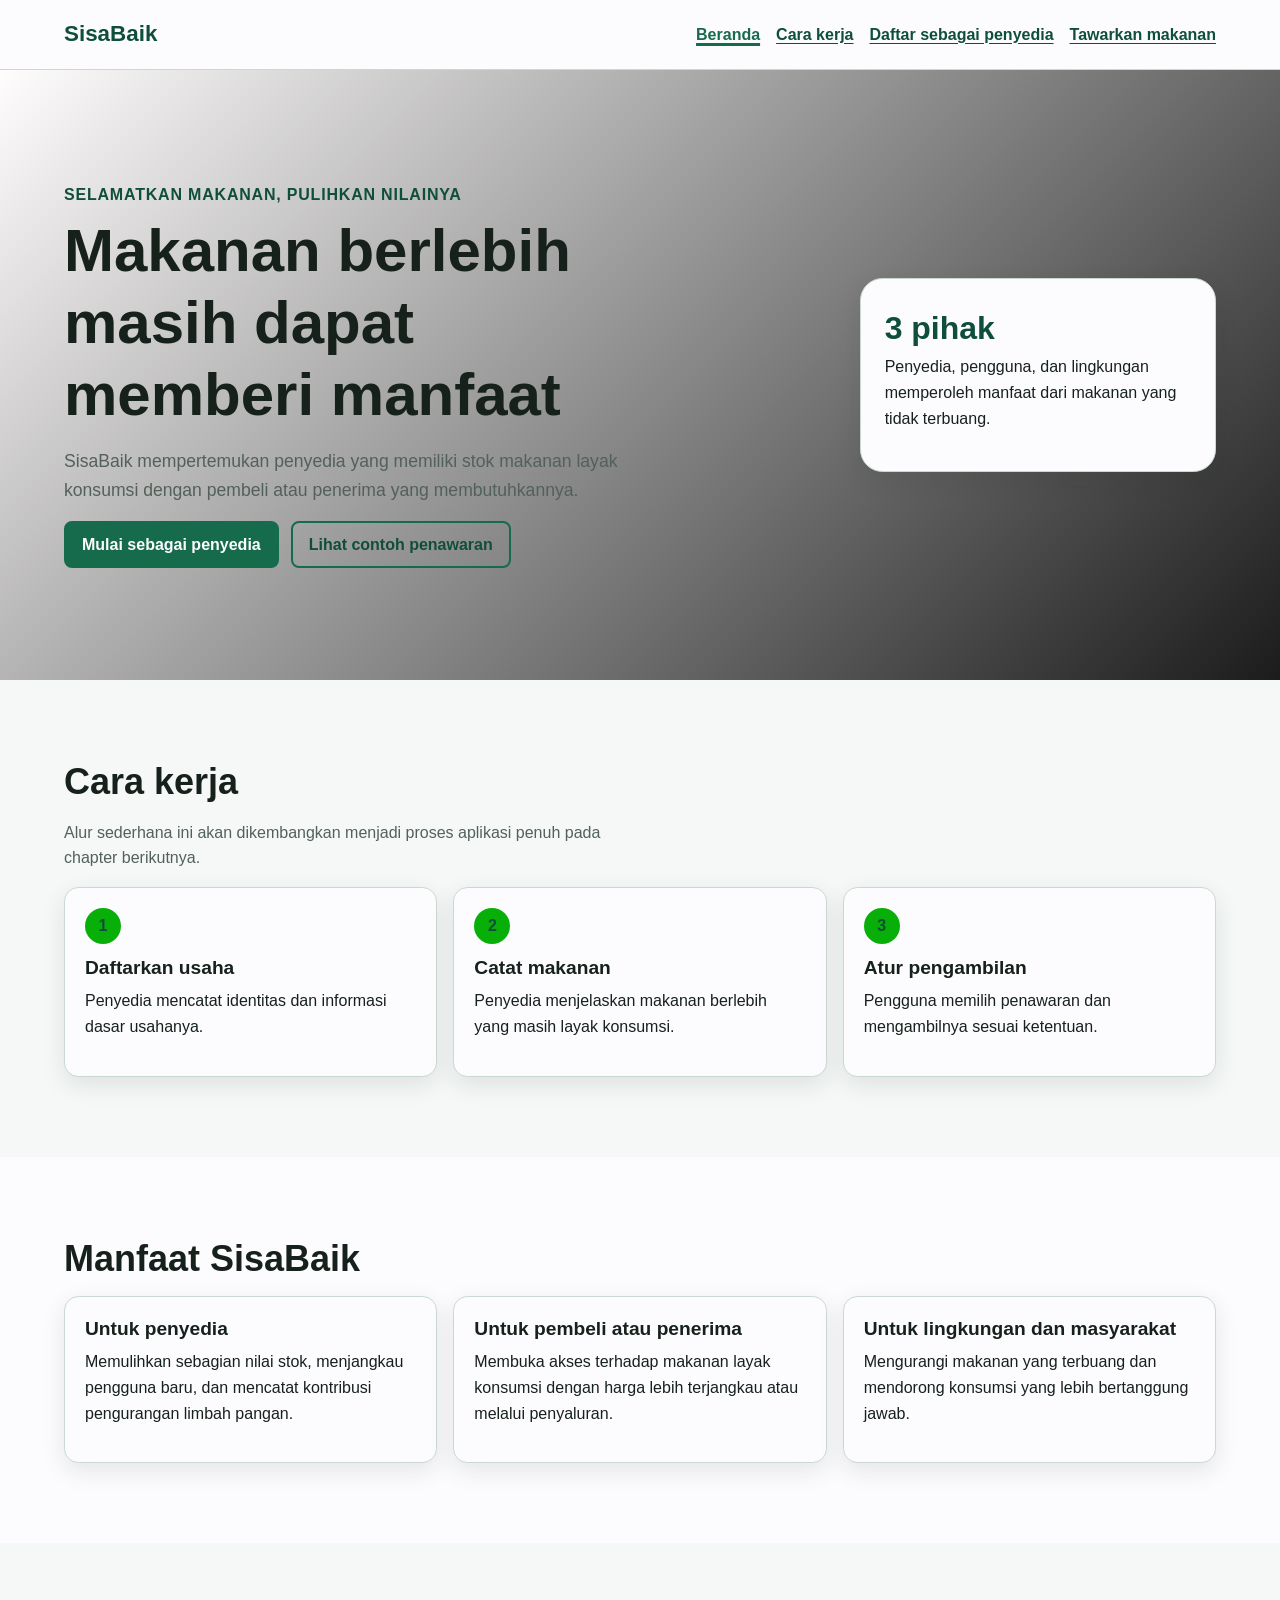
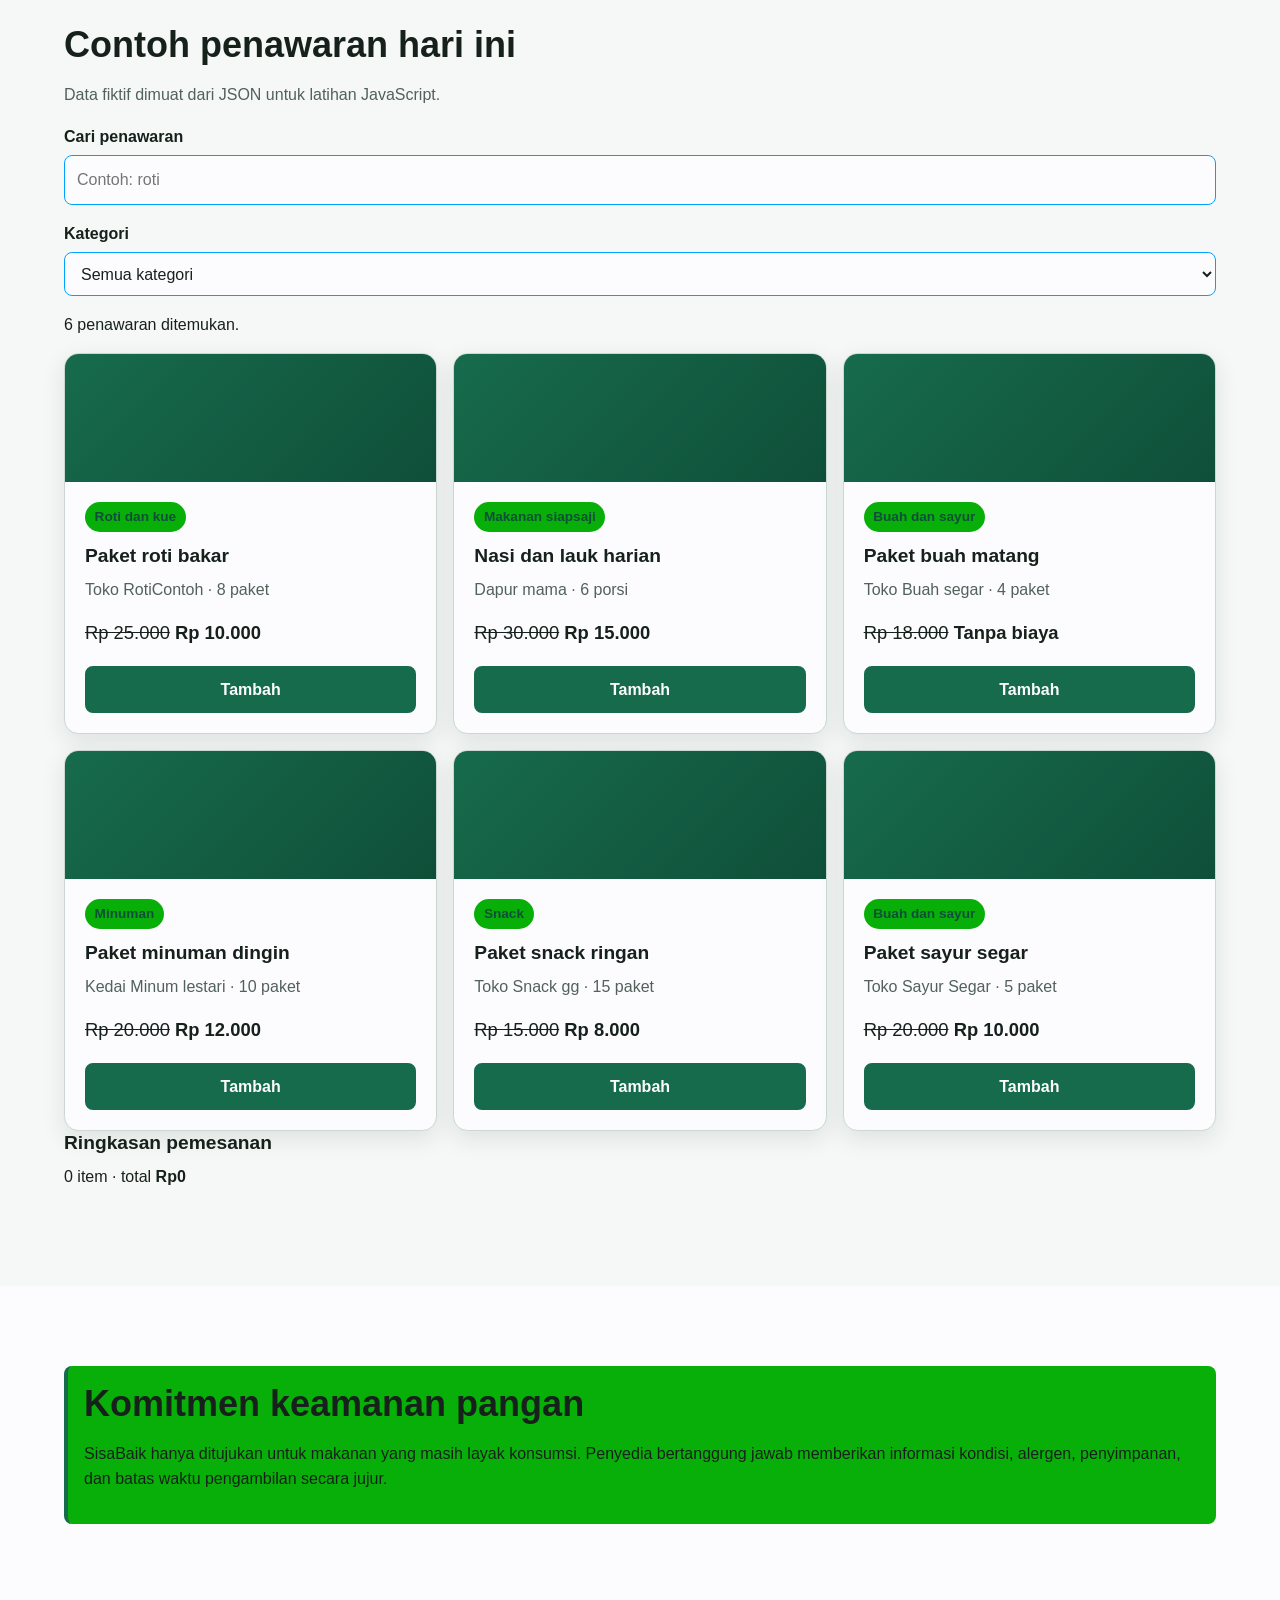
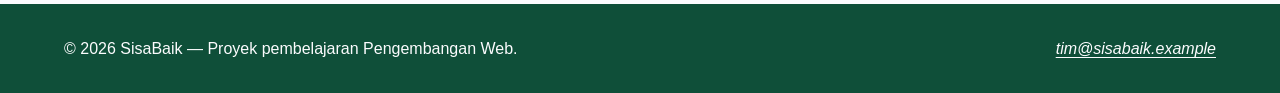
<file: index.html>
<!doctype html>
<html lang="id">
 <head>
    <script src="app.js" defer></script>
 <meta charset="utf-8">
 <meta name="viewport" content="width=device-width, initial-scale=1">
 <meta name="description" content="SisaBaik membantu penyedia menawarkan makanan berlebih agar tetap bernilai, 
terjangkau, dan tidak terbuang.">
 <title>Beranda | SisaBaik</title>
 <link rel="stylesheet" href="styles.css">
 <script src="app.js" defer></script>
 </head>
 <body>
 <a class="skip-link" href="#konten-utama">Lewati ke konten utama</a>
 <header class="site-header">
 <div class="container header-layout">
 <p class="brand">SisaBaik</p>
 <nav aria-label="Navigasi utama">
 <ul class="nav-list">
 <li><a href="index.html" aria-current="page">Beranda</a></li>
 <li><a href="#cara-kerja">Cara kerja</a></li>
 <li><a href="daftar-penyedia.html">Daftar sebagai penyedia</a></li>
 <li><a href="tawarkan-makanan.html">Tawarkan makanan</a></li>
 </ul>
 </nav>
 </div>
 </header>
 <main id="konten-utama" tabindex="-1">
 <section class="hero" aria-labelledby="judul-utama">
 <div class="container hero-layout">
 <div>
 <p class="eyebrow">Selamatkan makanan, pulihkan nilainya</p>
 <h1 id="judul-utama">Makanan berlebih masih dapat memberi manfaat</h1>
 <p class="lead">SisaBaik mempertemukan penyedia yang memiliki stok makanan layak konsumsi dengan pembeli 
atau penerima yang membutuhkannya.</p>
 <div class="button-group">
 <a class="button" href="daftar-penyedia.html">Mulai sebagai penyedia</a>
 <a class="button button-secondary" href="#penawaran-contoh">Lihat contoh penawaran</a>
</div>
 </div>
 <aside class="hero-panel" aria-label="Ringkasan manfaat SisaBaik">
 <strong>3 pihak</strong>
 <p>Penyedia, pengguna, dan lingkungan memperoleh manfaat dari makanan yang tidak terbuang.</p>
 </aside>
 </div>
 </section>
 <section class="section" id="cara-kerja" aria-labelledby="judul-cara-kerja">
 <div class="container">
 <h2 id="judul-cara-kerja">Cara kerja</h2>
 <p class="section-intro">Alur sederhana ini akan dikembangkan menjadi proses aplikasi penuh pada chapter 
berikutnya.</p>
 <div class="steps-grid">
 <article class="card">
 <span class="step-number" aria-hidden="true">1</span>
 <h3>Daftarkan usaha</h3>
 <p>Penyedia mencatat identitas dan informasi dasar usahanya.</p>
 </article>
 <article class="card">
 <span class="step-number" aria-hidden="true">2</span>
 <h3>Catat makanan</h3>
 <p>Penyedia menjelaskan makanan berlebih yang masih layak konsumsi.</p>
 </article>
 <article class="card">
 <span class="step-number" aria-hidden="true">3</span>
 <h3>Atur pengambilan</h3>
 <p>Pengguna memilih penawaran dan mengambilnya sesuai ketentuan.</p>
 </article>
 </div>
 </div>
 </section>
 <section class="section section-alt" aria-labelledby="judul-manfaat">
 <div class="container">
 <h2 id="judul-manfaat">Manfaat SisaBaik</h2>
<div class="benefit-grid">
 <article class="card">
 <h3>Untuk penyedia</h3>
 <p>Memulihkan sebagian nilai stok, menjangkau pengguna baru, dan mencatat kontribusi pengurangan limbah 
pangan.</p>
 </article>
 <article class="card">
 <h3>Untuk pembeli atau penerima</h3>
 <p>Membuka akses terhadap makanan layak konsumsi dengan harga lebih terjangkau atau melalui 
penyaluran.</p>
 </article>
 <article class="card">
 <h3>Untuk lingkungan dan masyarakat</h3>
 <p>Mengurangi makanan yang terbuang dan mendorong konsumsi yang lebih bertanggung jawab.</p>
 </article>
 </div>
 </div>
 </section>
 <section class="section" id="penawaran-contoh" aria-labelledby="judul-penawaran">
 <div class="container">
 <h2 id="judul-penawaran">Contoh penawaran hari ini</h2>
 <p class="section-intro">Data fiktif dimuat dari JSON untuk latihan JavaScript.</p>
 <form class="filter-panel" id="filter-form" role="search">
    <p>
    <label for="kata-kunci">Cari penawaran</label><br>
    <input id="kata-kunci" name="kata_kunci" type="search" placeholder="Contoh: roti">
</p>
<p>
    <label for="filter-kategori">Kategori</label><br>
    <select id="filter-kategori" name="kategori">
        <option value="semua">Semua kategori</option>
        <option value="makanan-siap-saji">Makanan siap saji</option>
        <option value="roti-kue">Roti dan kue</option>
        <option value="buah-sayur">Buah dan sayur</option>
    </select>
</p>
</form>
<p id="status-katalog" class="status-message" role="status" aria-live="polite">Memuat penawaran…</p>
<div class="offer-grid" id="daftar-penawaran"></div>
<aside class="cart-summary" aria-labelledby="judul-ringkasan">
    <h3 id="judul-ringkasan">Ringkasan pemesanan</h3>
    <p><span id="jumlah-item">0</span> item · total <strong id="total-pesanan">Rp0</strong></p>
</aside>
</div>
</div>
</section>
<section class="section section-alt" aria-labelledby="judul-keamanan">
    <div class="container">
        <div class="notice">
            <h2 id="judul-keamanan">Komitmen keamanan pangan</h2>
            <p>SisaBaik hanya ditujukan untuk makanan yang masih layak konsumsi. Penyedia bertanggung jawab memberikan informasi kondisi, alergen, penyimpanan, dan batas waktu pengambilan secara jujur.

            </p>
        </div>
    </div>
</section>
</main>
<footer class="site-footer">
    <div class="container footer-layout">
        <p>&copy; 2026 SisaBaik — Proyek pembelajaran Pengembangan Web.</p>
        <address><a href="mailto:tim@sisabaik.example">tim@sisabaik.example</a></address>
    </div>
</footer>
</body>
</html>
</file>
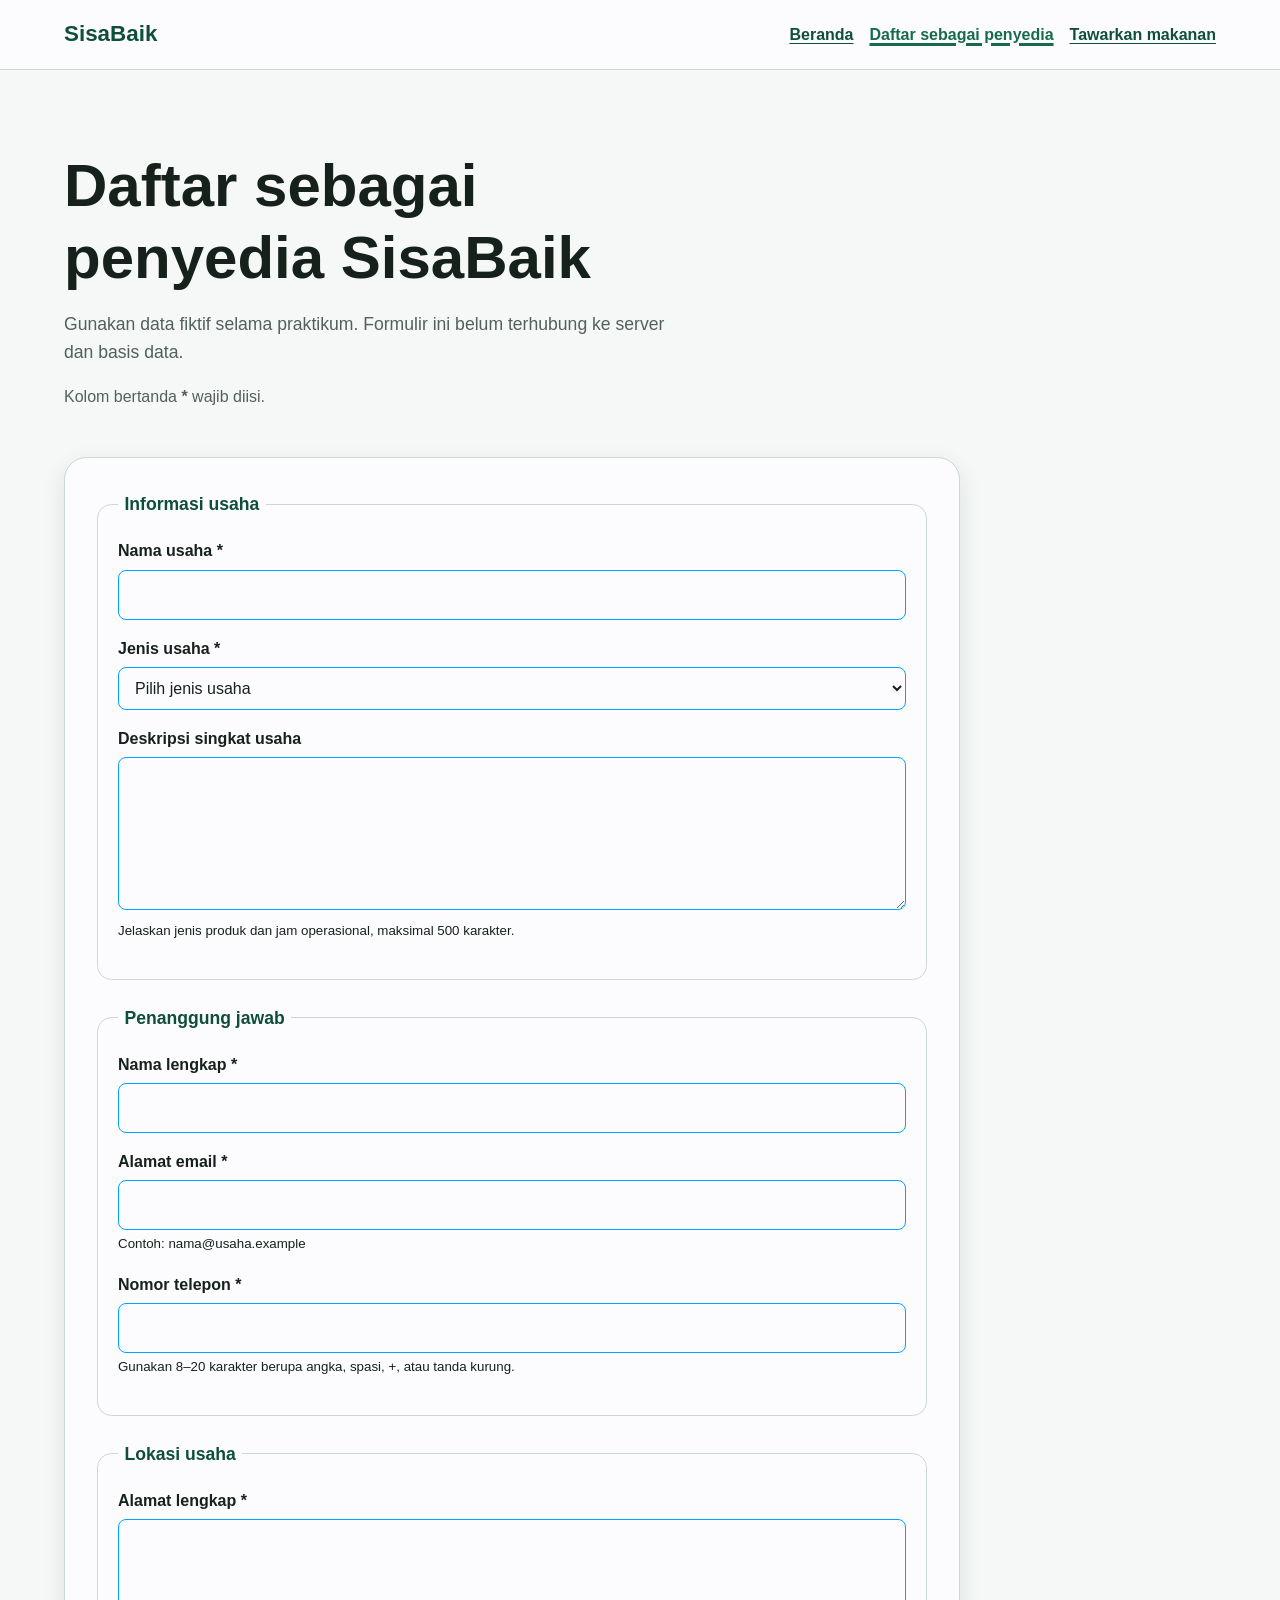
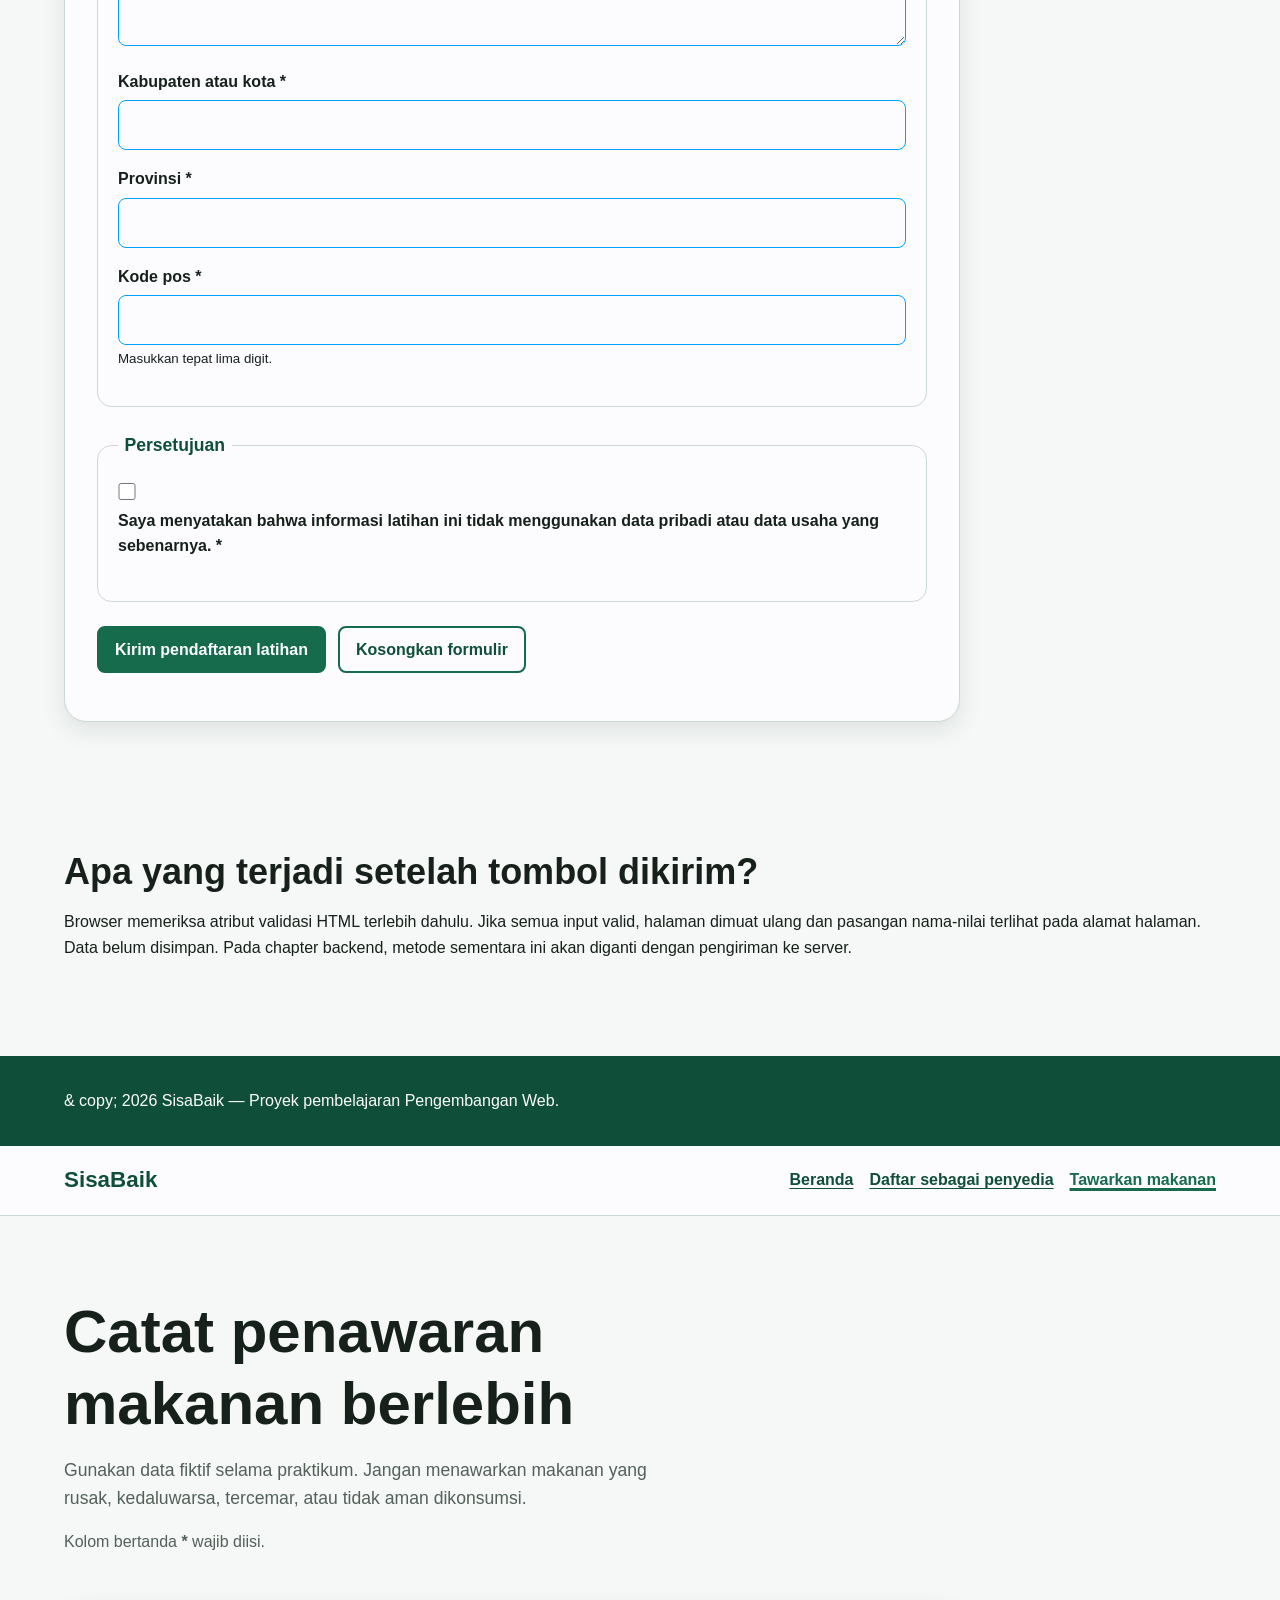
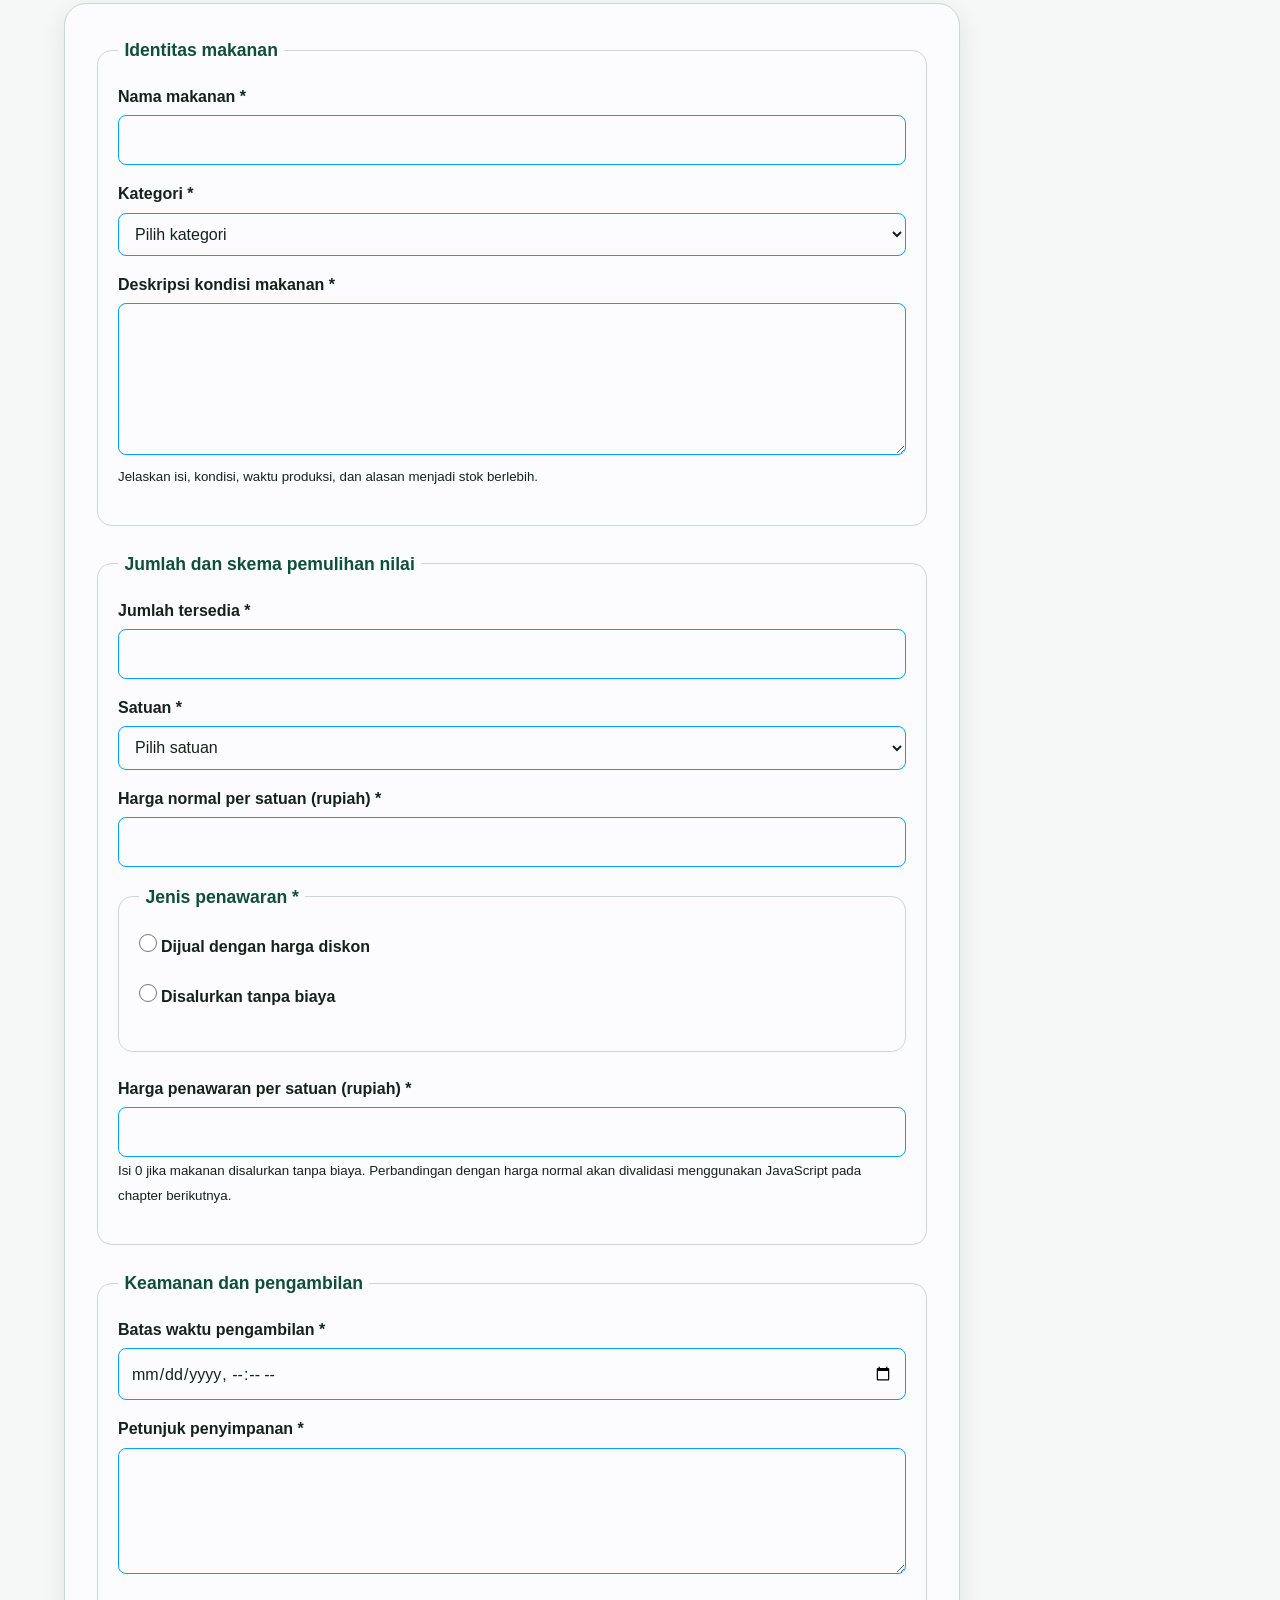
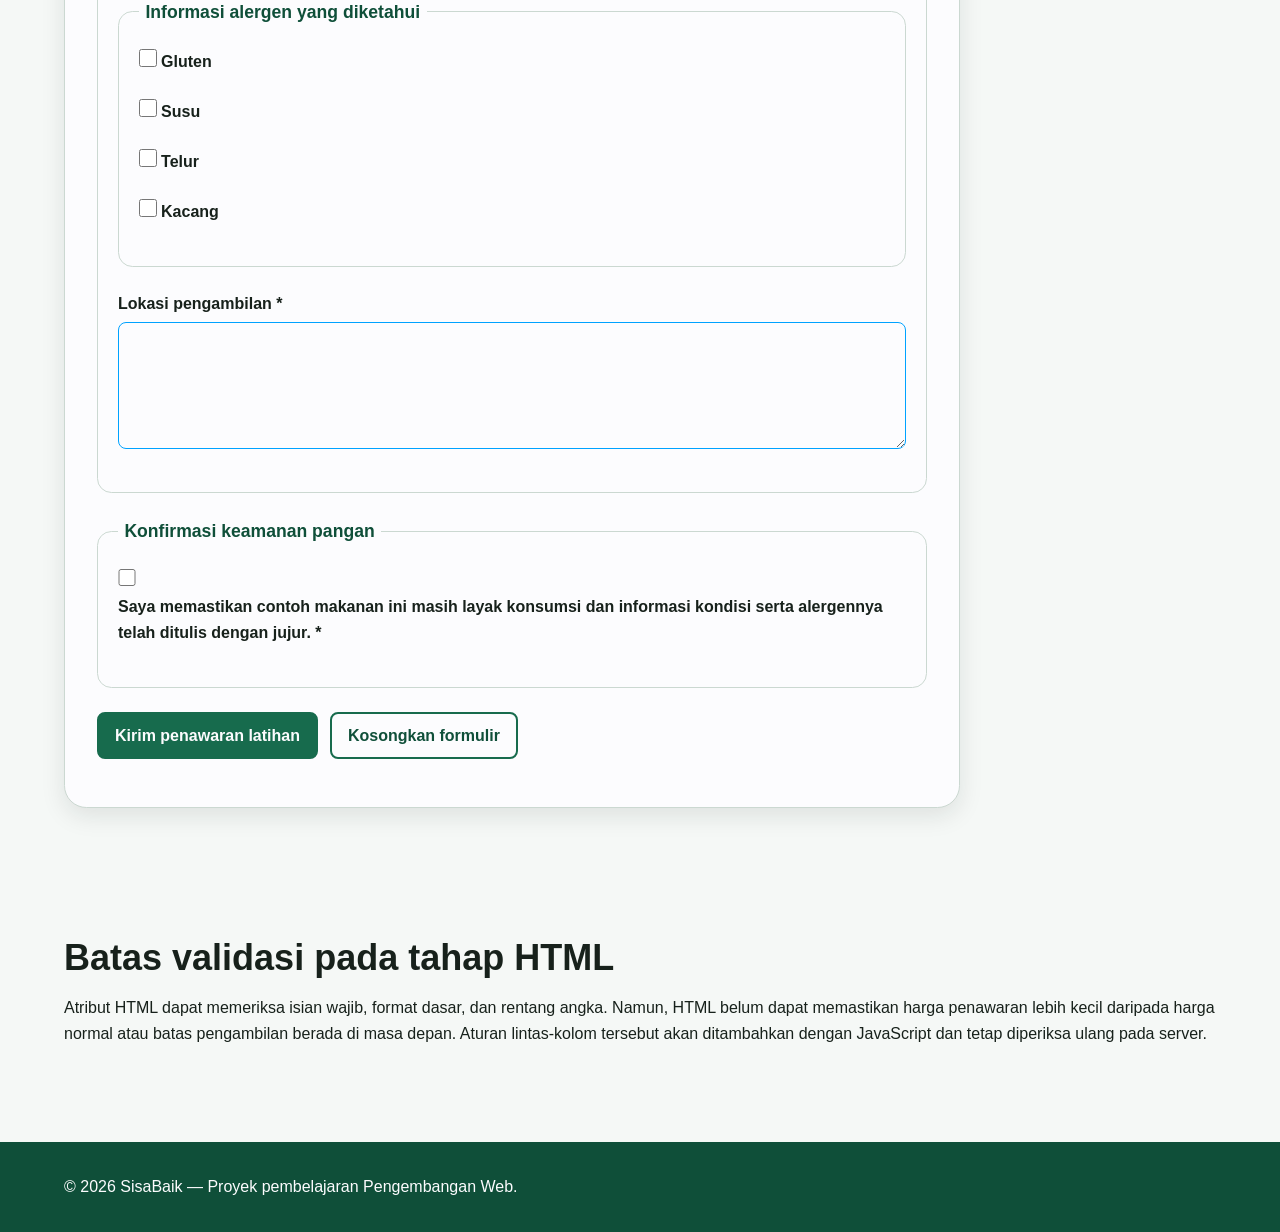
<file: daftar-penyedia.html>
<!doctype html>
<html lang="id">
 <head>
   <script src="app.js" defer></script>
 <meta charset="utf-8">
 <meta name="viewport" content="width=device-width, initial-scale=1">
 <meta
 name="description"
 content="Formulir prototipe untuk mendaftarkan usaha sebagai penyedia makanan di SisaBaik."
 >
 <title>Daftar Penyedia | SisaBaik</title>
 <link rel="stylesheet" href="styles.css">
 </head>
 <body>
 <a class="skip-link" href="#konten-utama">Lewati ke konten utama</a>
 <header class="site-header">
 <div class="container header-layout">
 <p class="brand">SisaBaik</p>
 <nav aria-label="Navigasi utama">
 <ul class="nav-list">
 <li><a href="index.html">Beranda</a></li>
 <li>
 <a href="daftar-penyedia.html" aria-current="page">
 Daftar sebagai penyedia
 </a>
 </li>
 <li><a href="tawarkan-makanan.html">Tawarkan makanan</a></li>
 </ul>
 </nav>
 </div>
 </header>
 <main class="container" id="konten-utama" tabindex="-1">
 <div class="page-heading">
 <h1>Daftar sebagai penyedia SisaBaik</h1>
 <p class="lead">
Gunakan data fiktif selama praktikum. Formulir ini belum terhubung ke
 server dan basis data.
 </p>
 <p class="required-note" id="petunjuk-wajib">Kolom bertanda <strong>*</strong> wajib diisi.</p>
 </div>
 <form
 class="form-card"
 action="daftar-penyedia.html"
 method="get"
 aria-describedby="petunjuk-wajib"
 >
 <fieldset class="form-section">
 <legend>Informasi usaha</legend>
 <p>
 <label for="nama-usaha">Nama usaha *</label><br>
 <input
 type="text"
 id="nama-usaha"
 name="nama_usaha"
 autocomplete="organization"
 minlength="3"
 maxlength="100"
 required
 >
 </p>
 <p>
 <label for="jenis-usaha">Jenis usaha *</label><br>
 <select id="jenis-usaha" name="jenis_usaha" required>
 <option value="">Pilih jenis usaha</option>
 <option value="restoran">Restoran</option>
 <option value="toko-roti">Toko roti</option>
 <option value="katering">Katering</option>
 <option value="ritel">Toko ritel</option>
 <option value="hotel">Hotel atau penginapan</option>
 <option value="lainnya">Lainnya</option>
 </select>
 </p>
 <p>
 <label for="deskripsi-usaha">Deskripsi singkat usaha</label><br>
 <textarea
 id="deskripsi-usaha"
 name="deskripsi_usaha"
 rows="5"
 maxlength="500"
 aria-describedby="bantuan-deskripsi"
 ></textarea><br>
 <small id="bantuan-deskripsi">
 Jelaskan jenis produk dan jam operasional, maksimal 500 karakter.
 </small>
 </p>
 </fieldset>
 <fieldset class="form-section">
 <legend>Penanggung jawab</legend>
 <p>
 <label for="nama-penanggung-jawab">Nama lengkap *</label><br>
 <input
 type="text"
 id="nama-penanggung-jawab"
 name="nama_penanggung_jawab"
 autocomplete="name"
 minlength="3"
 maxlength="100"
 required
 >
 </p>
 <p>
 <label for="email">Alamat email *</label><br>
 <input
 type="email"
 id="email"
 name="email"
 autocomplete="email"
 maxlength="254"
 aria-describedby="bantuan-email"
 required
 ><br>
 <small id="bantuan-email">Contoh: nama@usaha.example</small>
 </p>
 <p>
 <label for="telepon">Nomor telepon *</label><br>
 <input
 type="tel"
 id="telepon"
 name="telepon"
 autocomplete="tel"
 inputmode="tel"
 pattern="[0-9+() ]{8,20}"
 aria-describedby="bantuan-telepon"
 required
 ><br>
 <small id="bantuan-telepon">
 Gunakan 8–20 karakter berupa angka, spasi, +, atau tanda kurung.
 </small>
 </p>
 </fieldset>
 <fieldset class="form-section">
 <legend>Lokasi usaha</legend>
 <p>
 <label for="alamat">Alamat lengkap *</label><br>
 <textarea
 id="alamat"
 name="alamat"
 rows="4"
 autocomplete="street-address"
 minlength="10"
 maxlength="250"
 required
 ></textarea>
 </p>
 <p>
 <label for="kota">Kabupaten atau kota *</label><br>
 <input
 type="text"
 id="kota"
 name="kota"
 autocomplete="address-level2"
 maxlength="100"
 required
 >
 </p>
 <p>
 <label for="provinsi">Provinsi *</label><br>
 <input
 type="text"
 id="provinsi"
 name="provinsi"
 autocomplete="address-level1"
 maxlength="100"
 required
 >
 </p>
 <p>
 <label for="kode-pos">Kode pos *</label><br>
 <input
 type="text"
 id="kode-pos"
 name="kode_pos"
 autocomplete="postal-code"
 inputmode="numeric"
 pattern="[0-9]{5}"
 aria-describedby="bantuan-kode-pos"
 required
 ><br>
 <small id="bantuan-kode-pos">Masukkan tepat lima digit.</small>
 </p>
 </fieldset>
 <fieldset class="form-section">
 <legend>Persetujuan</legend>
 <p>
 <input
 type="checkbox"
 id="persetujuan"
 name="persetujuan"
 value="setuju"
 required
 >
 <label for="persetujuan">
 Saya menyatakan bahwa informasi latihan ini tidak menggunakan
 data pribadi atau data usaha yang sebenarnya. *
 </label>
 </p>
 </fieldset>
 <p class="form-actions">
 <button class="button" type="submit">Kirim pendaftaran latihan</button>
 <button class="button button-secondary" type="reset">Kosongkan formulir</button>
 </p>
 </form>
 <section class="section" aria-labelledby="catatan-prototipe">
 <h2 id="catatan-prototipe">Apa yang terjadi setelah tombol dikirim?</h2>
 <p>
 Browser memeriksa atribut validasi HTML terlebih dahulu. Jika semua
 input valid, halaman dimuat ulang dan pasangan nama-nilai terlihat
 pada alamat halaman. Data belum disimpan. Pada chapter backend,
 metode sementara ini akan diganti dengan pengiriman ke server.
 </p>
 </section>
 </main>
 <footer class="site-footer">
 <div class="container footer-layout">
 <p>& copy; 2026 SisaBaik — Proyek pembelajaran Pengembangan Web.</p>
 </div>
 </footer>
 </body>
</html>   
 <!doctype html>
<html lang="id">
 <head>
 <meta charset="utf-8">
 <meta name="viewport" content="width=device-width, initial-scale=1">
 <meta
 name="description"
 content="Formulir prototipe untuk mencatat makanan berlebih yang akan ditawarkan melalui SisaBaik."
 >
 <title>Tawarkan Makanan | SisaBaik</title>
 <link rel="stylesheet" href="styles.css">
 </head>
 <body>
 <a class="skip-link" href="#konten-utama">Lewati ke konten utama</a>
 <header class="site-header">
 <div class="container header-layout">
 <p class="brand">SisaBaik</p>
 <nav aria-label="Navigasi utama">
 <ul class="nav-list">
 <li><a href="index.html">Beranda</a></li>
 <li><a href="daftar-penyedia.html">Daftar sebagai penyedia</a></li>
 <li>
 <a href="tawarkan-makanan.html" aria-current="page">
 Tawarkan makanan
 </a>
 </li>
 </ul>
 </nav>
 </div>
 </header>
 <main class="container" id="konten-utama" tabindex="-1">
 <div class="page-heading">
 <h1>Catat penawaran makanan berlebih</h1>
 <p class="lead">
 Gunakan data fiktif selama praktikum. Jangan menawarkan makanan yang
 rusak, kedaluwarsa, tercemar, atau tidak aman dikonsumsi.
 </p>
 <p class="required-note" id="petunjuk-wajib">Kolom bertanda <strong>*</strong> wajib diisi.</p>
 </div>
 <form
 class="form-card"
 action="tawarkan-makanan.html"
 method="get"
 aria-describedby="petunjuk-wajib"
 >
 <fieldset class="form-section">
 <legend>Identitas makanan</legend>
 <p>
 <label for="nama-makanan">Nama makanan *</label><br>
 <input
 type="text"
 id="nama-makanan"
 name="nama_makanan"
 minlength="3"
 maxlength="120"
 required
 >
 </p>
 <p>
 <label for="kategori">Kategori *</label><br>
 <select id="kategori" name="kategori" required>
 <option value="">Pilih kategori</option>
 <option value="makanan-siap-saji">Makanan siap saji</option>
 <option value="roti-kue">Roti atau kue</option>
 <option value="buah-sayur">Buah atau sayur</option>
 <option value="minuman">Minuman</option>
 <option value="bahan-pangan">Bahan pangan</option>
 <option value="lainnya">Lainnya</option>
 </select>
 </p>
 <p>
 <label for="deskripsi-makanan">Deskripsi kondisi makanan *</label><br>
 <textarea
 id="deskripsi-makanan"
 name="deskripsi_makanan"
 rows="5"
 minlength="20"
 maxlength="600"
 aria-describedby="bantuan-deskripsi-makanan"
 required
 ></textarea><br>
 <small id="bantuan-deskripsi-makanan">
 Jelaskan isi, kondisi, waktu produksi, dan alasan menjadi stok berlebih.
 </small>
 </p>
 </fieldset>
 <fieldset class="form-section">
 <legend>Jumlah dan skema pemulihan nilai</legend>
 <p>
 <label for="jumlah">Jumlah tersedia *</label><br>
 <input
 type="number"
 id="jumlah"
 name="jumlah"
 min="1"
 max="1000"
 step="1"
 required
 >
 </p>
 <p>
 <label for="satuan">Satuan *</label><br>
 <select id="satuan" name="satuan" required>
 <option value="">Pilih satuan</option>
 <option value="porsi">Porsi</option>
 <option value="paket">Paket</option>
 <option value="buah">Buah</option>
 <option value="kilogram">Kilogram</option>
 <option value="liter">Liter</option>
 </select>
 </p>
 <p>
 <label for="harga-normal">Harga normal per satuan (rupiah) *</label><br>
 <input
 type="number"
 id="harga-normal"
 name="harga_normal"
 min="0"
 max="10000000"
 step="500"
 required
 >
 </p>
 <fieldset class="form-section">
 <legend>Jenis penawaran *</legend>
 <p>
 <input
 type="radio"
 id="jenis-diskon"
 name="jenis_penawaran"
 value="diskon"
 required
 >
 <label for="jenis-diskon">Dijual dengan harga diskon</label>
 </p>
 <p>
 <input
 type="radio"
 id="jenis-donasi"
 name="jenis_penawaran"
 value="donasi"
 >
 <label for="jenis-donasi">Disalurkan tanpa biaya</label>
 </p>
 </fieldset>
 <p>
 <label for="harga-pemulihan">Harga penawaran per satuan (rupiah) *</label><br>
 <input
 type="number"
 id="harga-pemulihan"
 name="harga_penawaran"
 min="0"
 max="10000000"
 step="500"
 aria-describedby="bantuan-harga"
 required
 ><br>
 <small id="bantuan-harga">
 Isi 0 jika makanan disalurkan tanpa biaya. Perbandingan dengan
 harga normal akan divalidasi menggunakan JavaScript pada chapter berikutnya.
 </small>
 </p>
 </fieldset>
 <fieldset class="form-section">
 <legend>Keamanan dan pengambilan</legend>
 <p>
 <label for="batas-pengambilan">Batas waktu pengambilan *</label><br>
 <input
 type="datetime-local"
 id="batas-pengambilan"
 name="batas_pengambilan"
 required
 >
 </p>
 <p>
 <label for="petunjuk-penyimpanan">Petunjuk penyimpanan *</label><br>
 <textarea
 id="petunjuk-penyimpanan"
 name="petunjuk_penyimpanan"
 rows="4"
 minlength="10"
 maxlength="300"
 required
 ></textarea>
 </p>
 <fieldset class="form-section">
 <legend>Informasi alergen yang diketahui</legend>
 <p>
 <input type="checkbox" id="alergen-gluten" name="alergen" value="gluten">
 <label for="alergen-gluten">Gluten</label>
 </p>
 <p>
 <input type="checkbox" id="alergen-susu" name="alergen" value="susu">
 <label for="alergen-susu">Susu</label>
 </p>
 <p>
 <input type="checkbox" id="alergen-telur" name="alergen" value="telur">
 <label for="alergen-telur">Telur</label>
 </p>
 <p>
    <input type="checkbox" id="alergen-kacang" name="alergen" value="kacang">
 <label for="alergen-kacang">Kacang</label>
 </p>
 </fieldset>
 <p>
 <label for="lokasi-pengambilan">Lokasi pengambilan *</label><br>
 <textarea
 id="lokasi-pengambilan"
 name="lokasi_pengambilan"
 rows="4"
 autocomplete="street-address"
 minlength="10"
 maxlength="250"
 required
 ></textarea>
 </p>
 </fieldset>
 <fieldset class="form-section">
 <legend>Konfirmasi keamanan pangan</legend>
 <p>
 <input
 type="checkbox"
 id="konfirmasi-keamanan"
 name="konfirmasi_keamanan"
 value="terkonfirmasi"
 required
 >
 <label for="konfirmasi-keamanan">
 Saya memastikan contoh makanan ini masih layak konsumsi dan
 informasi kondisi serta alergennya telah ditulis dengan jujur. *
 </label>
 </p>
 </fieldset>
 <p class="form-actions">
 <button class="button" type="submit">Kirim penawaran latihan</button>
 <button class="button button-secondary" type="reset">Kosongkan formulir</button>
 </p>
 </form>
 <section class="section" aria-labelledby="batas-validasi-html">
 <h2 id="batas-validasi-html">Batas validasi pada tahap HTML</h2>
 <p>
 Atribut HTML dapat memeriksa isian wajib, format dasar, dan rentang
 angka. Namun, HTML belum dapat memastikan harga penawaran lebih kecil
 daripada harga normal atau batas pengambilan berada di masa depan.
 Aturan lintas-kolom tersebut akan ditambahkan dengan JavaScript dan
 tetap diperiksa ulang pada server.
 </p>
 </section>
 </main>
 <footer class="site-footer">
 <div class="container footer-layout">
 <p>&copy; 2026 SisaBaik — Proyek pembelajaran Pengembangan Web.</p>
 </div>
 </footer>
 </body>
</html>
</file>
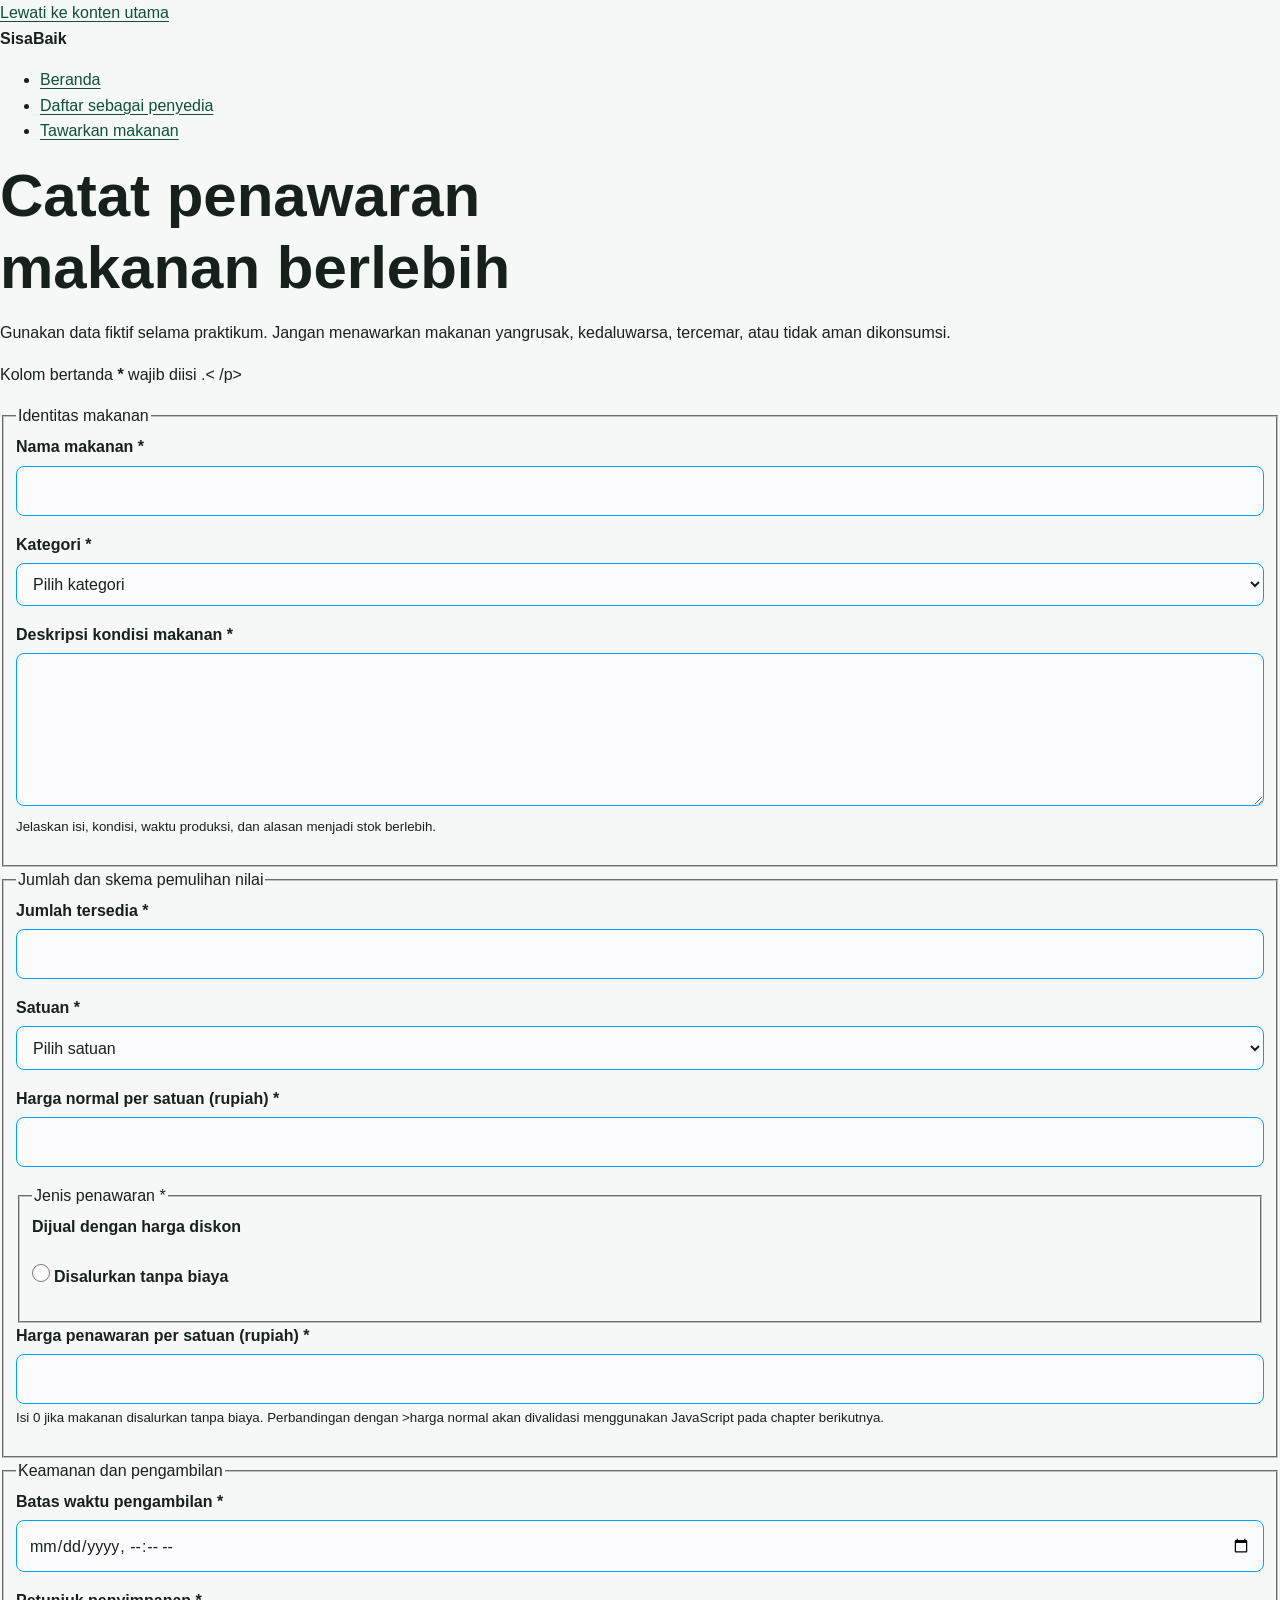
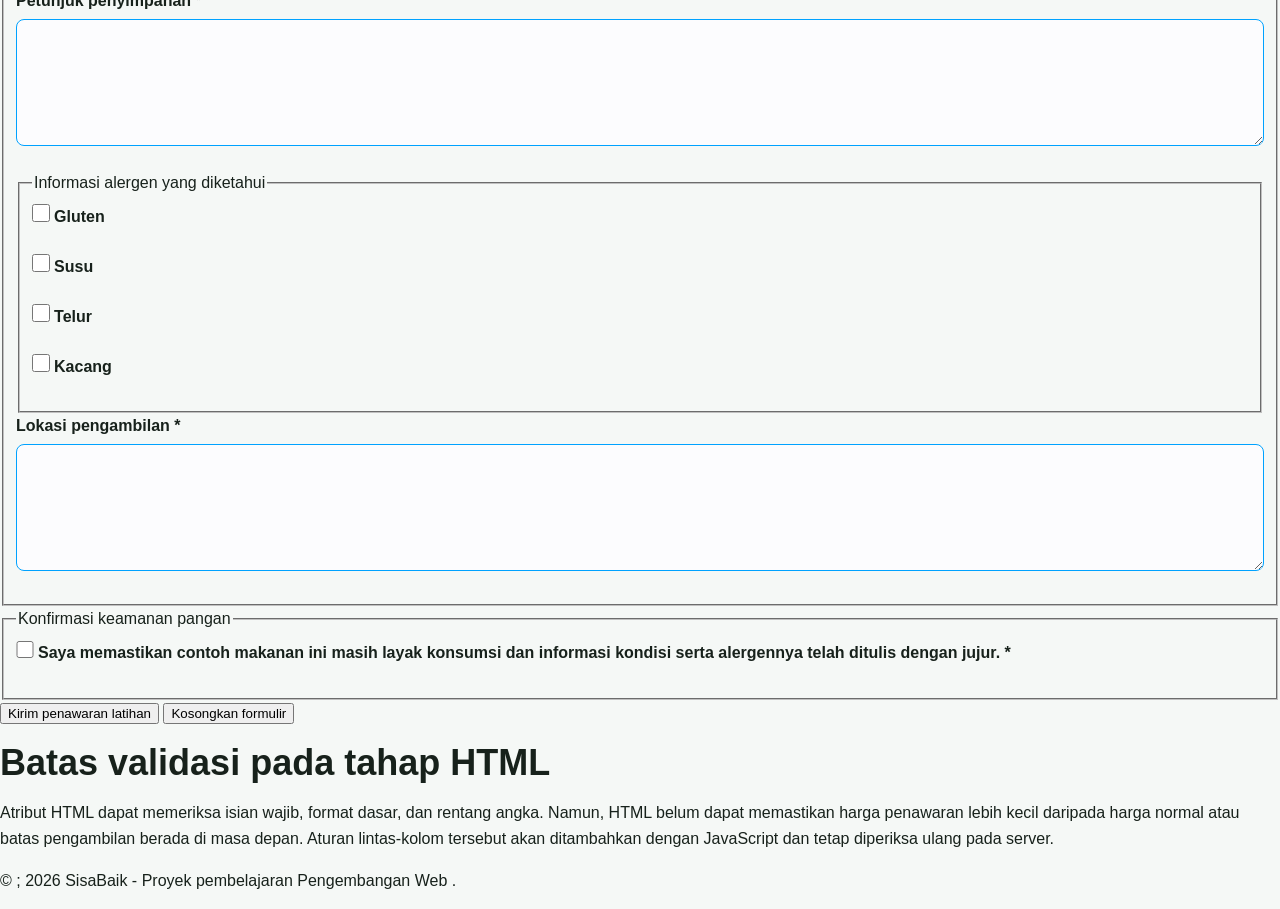
<file: tawarkan-makanan.html>
<!doctype html>
<html lang="id">
<head>
    <script src="app.js" defer></script>
    <form id="form-penawaran" action="tawarkan-makanan.html" method="get" aria-describedby="petunjuk-wajib"></form>
<meta charset="utf-8">
<meta name="viewport" content="width=device-width, initial-scale=1">
<meta
name="description"
content="Formulir prototipe untuk mencatat makanan berlebih yang akan ditawarkan melalui SisaBaik."
>
<title>Tawarkan Makanan | SisaBaik</title>
<link rel="stylesheet" href="styles.css"> 
</head>
<body>
<a href="#konten-utama">Lewati ke konten utama</a>

<header>
<p><strong>SisaBaik</strong></p>
<nav aria-label="Navigasi utama">
<ul>
<li><a href="index.html">Beranda</a></li>
<li><a href="daftar-penyedia.html">Daftar sebagai penyedia</a></li>
<li>
<a href="tawarkan-makanan.html" aria-current="page">
Tawarkan makanan
</a>
</li>
</ul>
</nav>
</header>

<main id="konten-utama" tabindex="-1">
<h1>Catat penawaran makanan berlebih</h1>
<p>
Gunakan data fiktif selama praktikum. Jangan menawarkan makanan yangrusak, kedaluwarsa, tercemar, atau tidak aman dikonsumsi.
</p>
<p id="petunjuk-wajib">Kolom bertanda <strong> *</strong> wajib diisi .< /p>

<form
action="tawarkan-makanan.html"
method="get"
aria-describedby="petunjuk-wajib"
>

<fieldset>
<legend>Identitas makanan</legend>

<p>
<label for="nama-makanan">Nama makanan *</label><br>
<input
type="text"
id="nama-makanan"
name="nama_makanan"
minlength="3"
maxlength="120"
required
>
</p>

<p>
<label for="kategori">Kategori *</label><br>
<select id="kategori" name="kategori" required>
<option value="">Pilih kategori</option>
<option value="makanan-siap-saji">Makanan siap saji</option>
<option value="roti-kue">Roti atau kue</option>
<option value="buah-sayur">Buah atau sayur</option>
<option value="minuman">Minuman</option>
<option value="bahan-pangan">Bahan pangan</option><option value="lainnya">Lainnya</option>
</select>
</p>

<p>
<label for="deskripsi-makanan">Deskripsi kondisi makanan *</label><br>
<textarea
id="deskripsi-makanan"
name="deskripsi_makanan"
rows="5"
minlength="20"
maxlength="600"
aria-describedby="bantuan-deskripsi-makanan"
required
></textarea><br>
<small id="bantuan-deskripsi-makanan">
Jelaskan isi, kondisi, waktu produksi, dan alasan menjadi stok berlebih.
</small>
</p>
</fieldset>

<fieldset>
<legend>Jumlah dan skema pemulihan nilai</legend>

<p>
<label for="jumlah">Jumlah tersedia *</label><br>
<input
type="number"
id="jumlah"
name="jumlah"
min="1"
max="1000"
step="1"required
>
</p>

<p>
<label for="satuan">Satuan *</label><br>
<select id="satuan" name="satuan" required>
<option value="">Pilih satuan</option>
<option value="porsi">Porsi</option>
<option value="paket">Paket</option>
<option value="buah">Buah</option>
<option value="kilogram">Kilogram</option>
<option value="liter">Liter</option>
</select>
</p>

<p>
<label for="harga-normal">Harga normal per satuan (rupiah) *</label><br>
<input
type="number"
id="harga-normal"
name="harga_normal"
min="0"
max="10000000"
step="500"
required
>
</p>

<fieldset>
<legend>Jenis penawaran *</legend>
<p>
<inputtype="radio"
id="jenis-diskon"
name="jenis_penawaran"
value="diskon"
required
></inputtype>
<label for="jenis-diskon">Dijual dengan harga diskon</label>
</p>
<p>
<input
type="radio"
id="jenis-donasi"
name="jenis_penawaran"
value="donasi"
>
<label for="jenis-donasi">Disalurkan tanpa biaya</label>
</p>
</fieldset>

<p>
<label for="harga-pemulihan">Harga penawaran per satuan (rupiah) *</label><br>
<input
type="number"
id="harga-pemulihan"
name="harga_penawaran"
min="0"
max="10000000"
step="500"
aria-describedby="bantuan-harga"
required
><br>
<small id="bantuan-harga">
Isi 0 jika makanan disalurkan tanpa biaya. Perbandingan dengan

>harga normal akan divalidasi menggunakan JavaScript pada chapter berikutnya.
</small>
</p>
</fieldset>

<fieldset>
<legend>Keamanan dan pengambilan</legend>

<p>
<label for="batas-pengambilan">Batas waktu pengambilan *</label><br>
<input
type="datetime-local"
id="batas-pengambilan"
name="batas_pengambilan"
required
>
</p>

<p>
<label for="petunjuk-penyimpanan">Petunjuk penyimpanan *</label><br>
<textarea
id="petunjuk-penyimpanan"
name="petunjuk_penyimpanan"
rows="4"
minlength="10"
maxlength="300"
required
></textarea>
</p>

<fieldset>
<legend>Informasi alergen yang diketahui</legend>
<D><input type="checkbox" id="alergen-gluten" name="alergen" value="gluten">
<label for="alergen-gluten">Gluten</label>
</p>
<p>
<input type="checkbox" id="alergen-susu" name="alergen" value="susu">
<label for="alergen-susu">Susu</label>
</p>
<p>
<input type="checkbox" id="alergen-telur" name="alergen" value="telur">
<label for="alergen-telur">Telur</label>
</p>
<p>
<input type="checkbox" id="alergen-kacang" name="alergen" value="kacang">
<label for="alergen-kacang">Kacang</label>
</p>
</fieldset>

<p>
<label for="lokasi-pengambilan">Lokasi pengambilan *</label><br>
<textarea
id="lokasi-pengambilan"
name="lokasi_pengambilan"
rows="4"
autocomplete="street-address"
minlength="10"
maxlength="250"
required
></textarea>
</p>
</fieldset>

<fieldset>
<legend>Konfirmasi keamanan pangan</legend><p>
<input
type="checkbox"
id="konfirmasi-keamanan"
name="konfirmasi_keamanan"
value="terkonfirmasi"
required
>
<label for="konfirmasi-keamanan">
Saya memastikan contoh makanan ini masih layak konsumsi dan
informasi kondisi serta alergennya telah ditulis dengan jujur. *
</label>
</p>
</fieldset>

<p>
<button type="submit">Kirim penawaran latihan</button>
<button type="reset">Kosongkan formulir</button>
</p>
</form>

<section aria-labelledby="batas-validasi-html">
<h2 id="batas-validasi-html">Batas validasi pada tahap HTML</h2>
<p>
Atribut HTML dapat memeriksa isian wajib, format dasar, dan rentang
angka. Namun, HTML belum dapat memastikan harga penawaran lebih kecil
daripada harga normal atau batas pengambilan berada di masa depan.
Aturan lintas-kolom tersebut akan ditambahkan dengan JavaScript dan
tetap diperiksa ulang pada server.
</p>
</section>
</main><footer>
<p>&copy ; 2026 SisaBaik - Proyek pembelajaran Pengembangan Web .</p>
</footer>
</body>
</html>
</file>
<file: styles.css>
:root {
 --color-primary: #176b4d;
 --color-primary-dark: #0f4f39;
 --color-primary-soft: #09af09;
 --color-accent: #f2b84b;
 --color-text: #17211b;
 --color-muted: #52615a;
 --color-surface: #fcfcfe;
 --color-background: #f5f8f6;
 --color-border: #cbd8d1;
 --color-danger: #a52a2a;
 --shadow-card: 0 0.5rem 1.5rem rgb(23 33 27 / 10%);
 --radius-small: 0.5rem;
 --radius-medium: 0.9rem;
 --radius-large: 1.4rem;
 --content-width: 72rem;
}
*,
*::before,
*::after {
 box-sizing: border-box;
}
html {
 scroll-behavior: smooth;
}
body {
 margin: 0;
 background: var(--color-background);
 color: var(--color-text);
 font-family: Arial, Helvetica, sans-serif;
 font-size: 1rem;
 line-height: 1.6;
}
h1,
h2,
h3,
p {
 margin-block-start: 0;
}
h1,
h2,
h3 {
 line-height: 1.2;
}
h1 {
 max-width: 18ch;
 margin-block-end: 1rem;
 font-size: clamp(2rem, 7vw, 3.75rem);
}
h2 {
 margin-block-end: 1rem;
 font-size: clamp(1.5rem, 4vw, 2.25rem);
}
h3 {
 margin-block-end: 0.6rem;
 font-size: 1.2rem;
}
a {
 color: var(--color-primary-dark);
 text-underline-offset: 0.2em;
}
a:hover {
text-decoration-thickness: 0.18em;
}
:focus-visible {
 outline: 0.2rem solid var(--color-accent);
 outline-offset: 0.2rem;
}
.skip-link {
 position: absolute;
 inset-block-start: 0.5rem;
 inset-inline-start: 0.5rem;
 z-index: 100;
 padding: 0.7rem 1rem;
 border-radius: var(--radius-small);
 background: var(--color-text);
 color: var(--color-surface);
 transform: translateY(-180%);
}
.skip-link:focus {
 transform: translateY(0);
}
.container {
 width: min(100% - 2rem, var(--content-width));
 margin-inline: auto;
}
.site-header {
 background: var(--color-surface);
 border-block-end: 0.0625rem solid var(--color-border);
}
.header-layout {
 display: flex;
 flex-direction: column;
 gap: 0.75rem;
 padding-block: 1rem;
}
.brand {
 margin: 0;
 color: var(--color-primary-dark);
 font-size: 1.4rem;
 font-weight: 700;
}
.nav-list {
 display: flex;
 flex-wrap: wrap;
 gap: 0.5rem 1rem;
 margin: 0;
 padding: 0;
 list-style: none;
}
.nav-list a {
 display: inline-block;
 padding-block: 0.35rem;
 font-weight: 700;
}
.nav-list a[aria-current="page"] {
 color: var(--color-primary);
 text-decoration-thickness: 0.2em;
}
.hero {
 padding-block: clamp(3rem, 10vw, 7rem);
 background:
 linear-gradient(135deg, rgba(255, 253, 253, 0.95), rgba(9, 9, 9, 0.92));
}
.hero-layout {
 display: grid;
 gap: 2rem;
 align-items: center;
}
.eyebrow {
 margin-block-end: 0.5rem;
 color: var(--color-primary-dark);
 font-weight: 700;
 letter-spacing: 0.05em;
 text-transform: uppercase;
}
.lead {
 max-width: 62ch;
 color: var(--color-muted);
 font-size: 1.1rem;
}
.hero-panel {
 padding: 1.5rem;
 border: 0.0625rem solid var(--color-border);
 border-radius: var(--radius-large);
 background: var(--color-surface);
 box-shadow: var(--shadow-card);
}
.hero-panel strong {
 display: block;
 color: var(--color-primary-dark);
 font-size: 2rem;
}
.button-group,
.form-actions {
 display: flex;
 flex-wrap: wrap;
 gap: 0.75rem;
 align-items: center;
}
.button {
 display: inline-block;
 padding: 0.75rem 1rem;
 border: 0.125rem solid var(--color-primary);
 border-radius: var(--radius-small);
 background: var(--color-primary);
 color: var(--color-surface);
 font: inherit;
 font-weight: 700;
 line-height: 1.2;
 text-decoration: none;
 cursor: pointer;
}
.button:hover {
 background: var(--color-primary-dark);
 border-color: var(--color-primary-dark);
}
.button-secondary {
 background: transparent;
 color: var(--color-primary-dark);
}
.section {
 padding-block: clamp(2.5rem, 7vw, 5rem);
}
.section-alt {
 background: var(--color-surface);
}
.section-intro {
 max-width: 65ch;
 color: var(--color-muted);
}
.steps-grid,
.benefit-grid,
.offer-grid {
 display: grid;
 grid-template-columns: 1fr;
 gap: 1rem;
}
.card {
 padding: 1.25rem;
 border: 0.0625rem solid var(--color-border);
 border-radius: var(--radius-medium);
 background: var(--color-surface);
 box-shadow: var(--shadow-card);
}
.step-number {
 display: inline-grid;
 width: 2.25rem;
 height: 2.25rem;
 margin-block-end: 0.75rem;
 place-items: center;
 border-radius: 50%;
 background: var(--color-primary-soft);
 color: var(--color-primary-dark);
 font-weight: 700;
}
.offer-card {
 display: flex;
 flex-direction: column;
 overflow: hidden;
 border: 0.0625rem solid var(--color-border);
 border-radius: var(--radius-medium);
 background: var(--color-surface);
 box-shadow: var(--shadow-card);
}
.offer-card__visual {
 min-height: 8rem;
 background: linear-gradient(135deg, var(--color-primary), var(--color-primary-dark));
}
.offer-card__content {
 display: flex;
 flex: 1;
 flex-direction: column;
 padding: 1.25rem;
}
.offer-card__meta {
 color: var(--color-muted);
}
.offer-card__price {
 margin-block-start: auto;
 font-size: 1.15rem;
}
.badge {
 display: inline-block;
 width: fit-content;
 margin-block-end: 0.75rem;
 padding: 0.25rem 0.6rem;
 border-radius: 999px;
 background: var(--color-primary-soft);
 color: var(--color-primary-dark);
 font-size: 0.85rem;
 font-weight: 700;
}
.notice {
 padding: 1rem;
 border-inline-start: 0.3rem solid var(--color-primary);
 border-radius: var(--radius-small);
 background: var(--color-primary-soft);
}
.page-heading {
 padding-block: clamp(2.5rem, 7vw, 5rem) 2rem;
}
.form-card {
 max-width: 56rem;
 margin-block-end: 3rem;
 padding: clamp(1rem, 4vw, 2rem);
 border: 0.0625rem solid var(--color-border);
 border-radius: var(--radius-large);
 background: var(--color-surface);
 box-shadow: var(--shadow-card);
}
.form-section {
 margin: 0 0 1.5rem;
 padding: 1.25rem;
 border: 0.0625rem solid var(--color-border);
 border-radius: var(--radius-medium);
}
.form-section legend {
 padding-inline: 0.4rem;
 color: var(--color-primary-dark);
 font-size: 1.1rem;
 font-weight: 700;
}
label {
 display: inline-block;
 margin-block-end: 0.35rem;
 font-weight: 700;
}
input,
select,
textarea {
 width: 100%;
 padding: 0.7rem 0.75rem;
 border: 0.0625rem solid #00a2ff;
 border-radius: var(--radius-small);
 background: var(--color-surface);
 color: var(--color-text);
 font: inherit;
}
textarea {
 resize: vertical;
}
input:focus,
select:focus,
textarea:focus {
 border-color: var(--color-primary-dark);
}
input[type="checkbox"],
input[type="radio"] {
 width: 1.1rem;
 height: 1.1rem;
 margin: 0.2rem 0 0;
 accent-color: var(--color-primary);
}
.required-note {
 color: var(--color-muted);
}
.site-footer {
 padding-block: 2rem;
 background: var(--color-primary-dark);
 color: var(--color-surface);
}
.site-footer a {
 color: var(--color-surface);
}
.footer-layout {
 display: flex;
 flex-direction: column;
 gap: 0.5rem;
}
.footer-layout p,
.footer-layout address {
 margin: 0;
}
@media (min-width: 48rem) {
 .header-layout {
 flex-direction: row;
 justify-content: space-between;
align-items: center;
 }
 .hero-layout {
 grid-template-columns: minmax(0, 1.5fr) minmax(15rem, 0.7fr);
 }
 .steps-grid,
 .benefit-grid {
 grid-template-columns: repeat(3, minmax(0, 1fr));
 }
 .offer-grid {
 grid-template-columns: repeat(2, minmax(0, 1fr));
 }
 .footer-layout {
 flex-direction: row;
 justify-content: space-between;
 align-items: center;
 }
}
@media (min-width: 68rem) {
 .offer-grid {
 grid-template-columns: repeat(3, minmax(0, 1fr));
 }
}
@media (prefers-reduced-motion: reduce) {
 html {
 scroll-behavior: auto;
 }
 .filter-panel { display:grid; gap:1rem; margin-block:1.5rem; padding:1rem; border:0.0625rem solid var(--color-border);
border-radius:var(--radius-medium); background:var(--color-surface); }
.filter-panel p { margin:0; }
.status-message { min-height:1.6em; color:var(--color-muted); }
.cart-summary { margin-block-start:1.5rem; padding:1rem; border-radius:var(--radius-medium); background:var(--colorprimary-soft); }
.error-message { color:var(--color-danger); font-weight:700; }
@media (min-width:48rem) { .filter-panel { grid-template-columns:repeat(2,minmax(0,1fr)); } }
}
</file>
